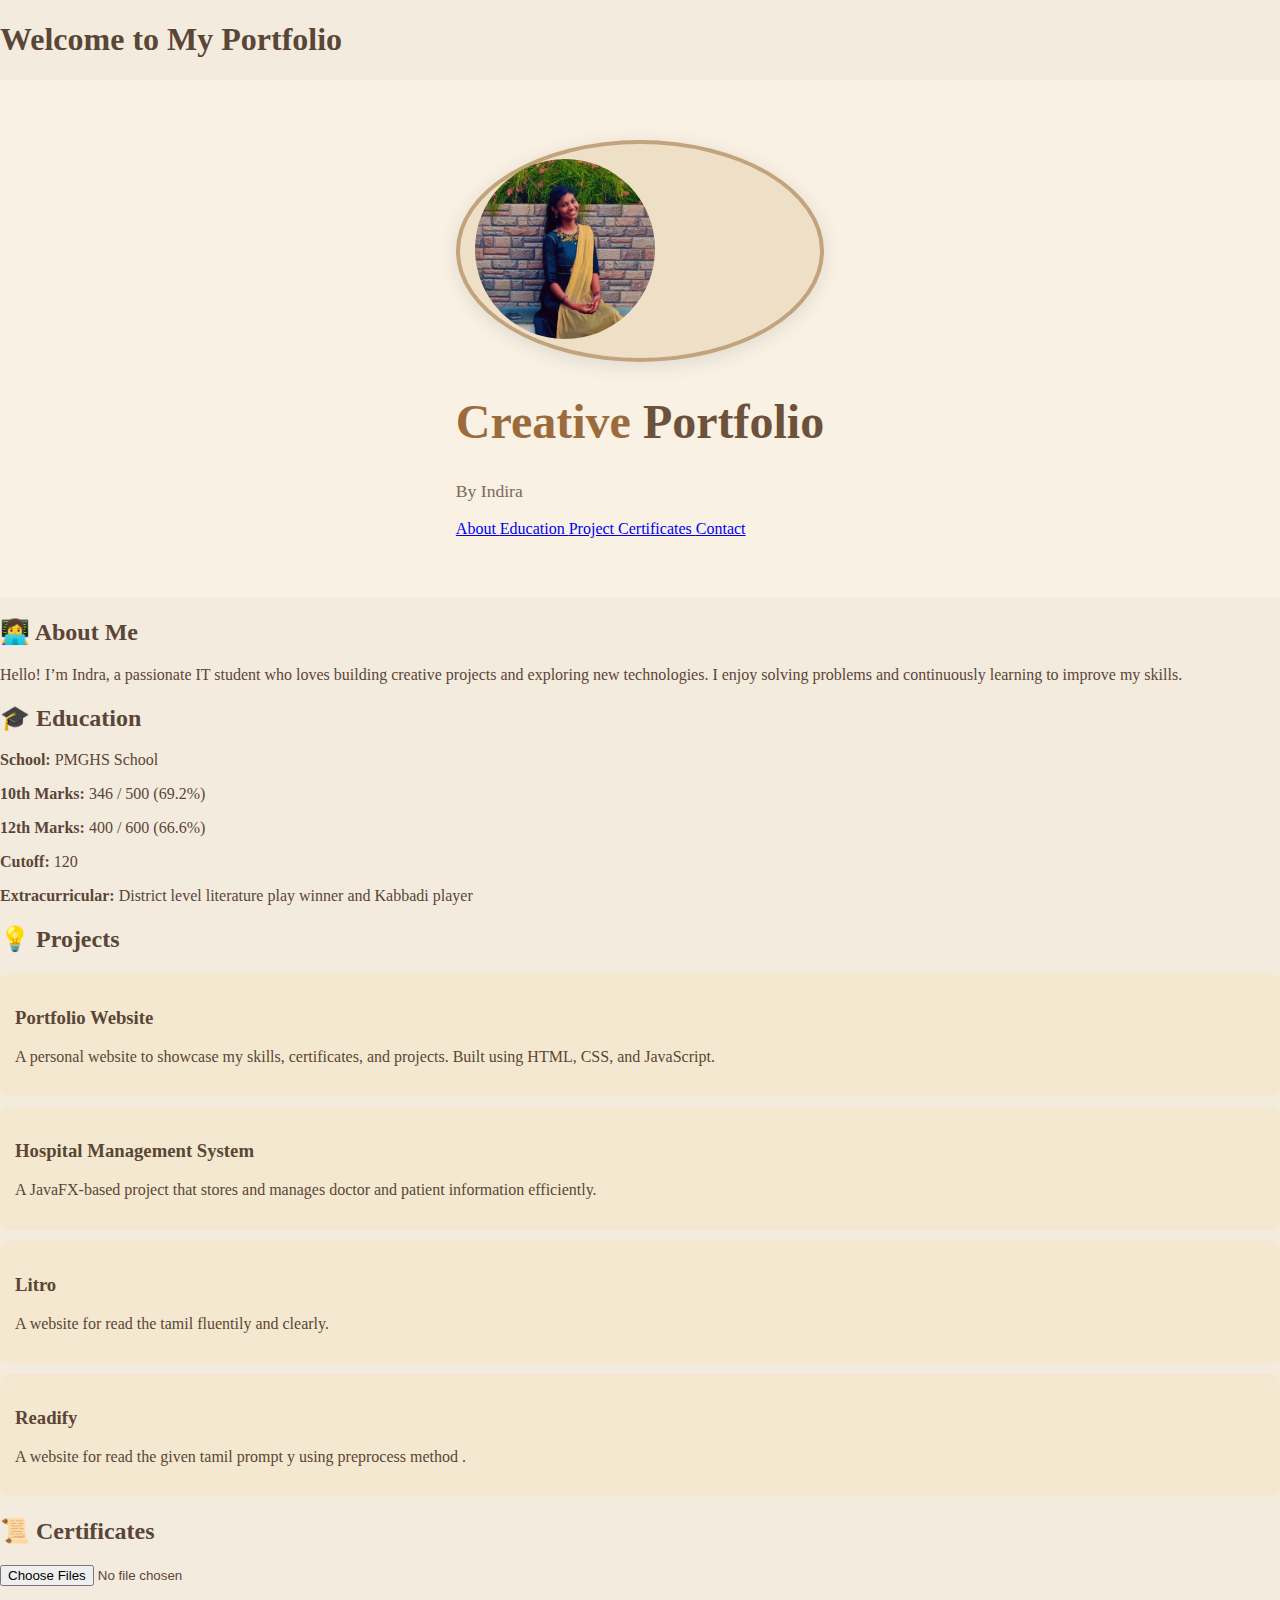
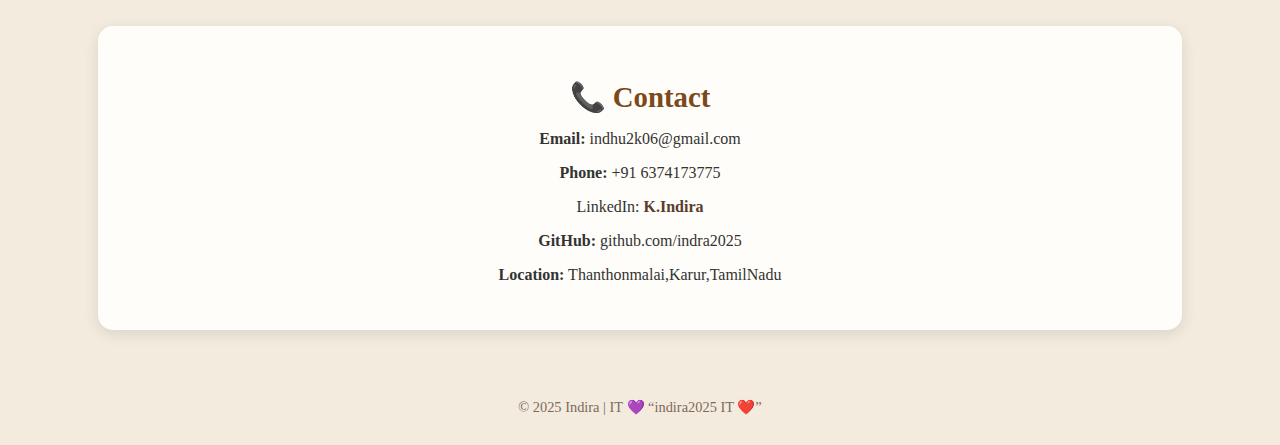
<file: index.html>
<!DOCTYPE html>
<html lang="en">
<head>
  <meta charset="UTF-8" />
  <meta name="viewport" content="width=device-width, initial-scale=1.0" />
  <title>Indira Portfolio</title>
  <link rel="stylesheet" href="style.css" />
</head>

<body>
  <header>
    <h1>Welcome to My Portfolio</h1>

  </header>
  <header class="hero-section">
  <div class="header-containt">
    <div class="photo-frame">
      <img src="profile.jpg" alt="Indira ">
    </div>
    <div class="hero-text">
      <h1><span class="fancy">Creative</span> Portfolio</h1>
      <p class="byline">By Indira </p>
      <a href="#about">About   </a>

      <a href="#education">   Education   </a>

      <a href="#projects">Project   </a>

      <a href="#certificates">Certificates   </a>

      <a href="#contact">Contact   </a>


    </div>
  </div>
</header>


  <main>
    <!-- ABOUT SECTION -->
    <section id="about">
      <h2>👩‍💻 About Me</h2>
      <div class="section-content">
        <p>Hello! I’m Indra, a passionate IT student who loves building creative projects and exploring new technologies. I enjoy solving problems and continuously learning to improve my skills.</p>
      </div>
    </section>

    <!-- EDUCATION SECTION -->
    <section id="education">
      <h2>🎓 Education</h2>
      <div id="educationList" class="section-content">
        <p><strong>School:</strong> PMGHS School</p>
        <p><strong>10th Marks:</strong> 346 / 500 (69.2%)</p>
        <p><strong>12th Marks:</strong> 400 / 600 (66.6%)</p>
        <p><strong>Cutoff:</strong> 120</p>
        <p><strong>Extracurricular:</strong> District level literature play winner and Kabbadi player</p>
      </div>
    </section>

    <!-- PROJECTS SECTION -->
    <section id="projects">
      <h2>💡 Projects</h2>
      <div class="section-content">
        <div class="project-card">
          <h3>Portfolio Website</h3>
          <p>A personal website to showcase my skills, certificates, and projects. Built using HTML, CSS, and JavaScript.</p>
        </div>
        <div class="project-card">
          <h3>Hospital Management System</h3>
          <p>A JavaFX-based project that stores and manages doctor and patient information efficiently.</p>
        </div>
        <div class="project-card">
          <h3>Litro</h3>
          <p>A website for read the tamil fluentily and clearly.</p>
        </div>
        <div class="project-card">
          <h3>Readify</h3>
          <p>A website for read the given tamil prompt y using preprocess method .</p>
        </div>
      </div>
    </section>

    <!-- CERTIFICATES SECTION -->
    <section id="certificates">
      <h2>📜 Certificates</h2>
      <div id="certificateGallery" class="certificate-gallery">
        <!-- Certificates will display here -->
      </div>
      <input type="file" id="certificateUpload" accept="image/*,application/pdf" multiple />
    </section>

    <!-- CONTACT SECTION -->
    <section id="contact">
      <h2>📞 Contact</h2>
      <div id="contactInfo" class="section-content">
        <p><strong>Email:</strong> indhu2k06@gmail.com</p>
        <p><strong>Phone:</strong> +91 6374173775</p>
        <p>LinkedIn: <a href="https://www.linkedin.com/in/indra-k-552560327?utm_source=share&utm_campaign=share_via&utm_content=profile&utm_medium=android_app" target="_blank">K.Indira</a></p>
        <p><strong>GitHub:</strong> github.com/indra2025</p>
        <p><strong>Location:</strong> Thanthonmalai,Karur,TamilNadu</p>
      </div>
    </section>
  </main>

  <footer>
    <p>© 2025 Indira | IT 💜 “indira2025 IT ❤️”</p>
  </footer>

  <script src="script.js"></script>
</body>
</html>
</file>
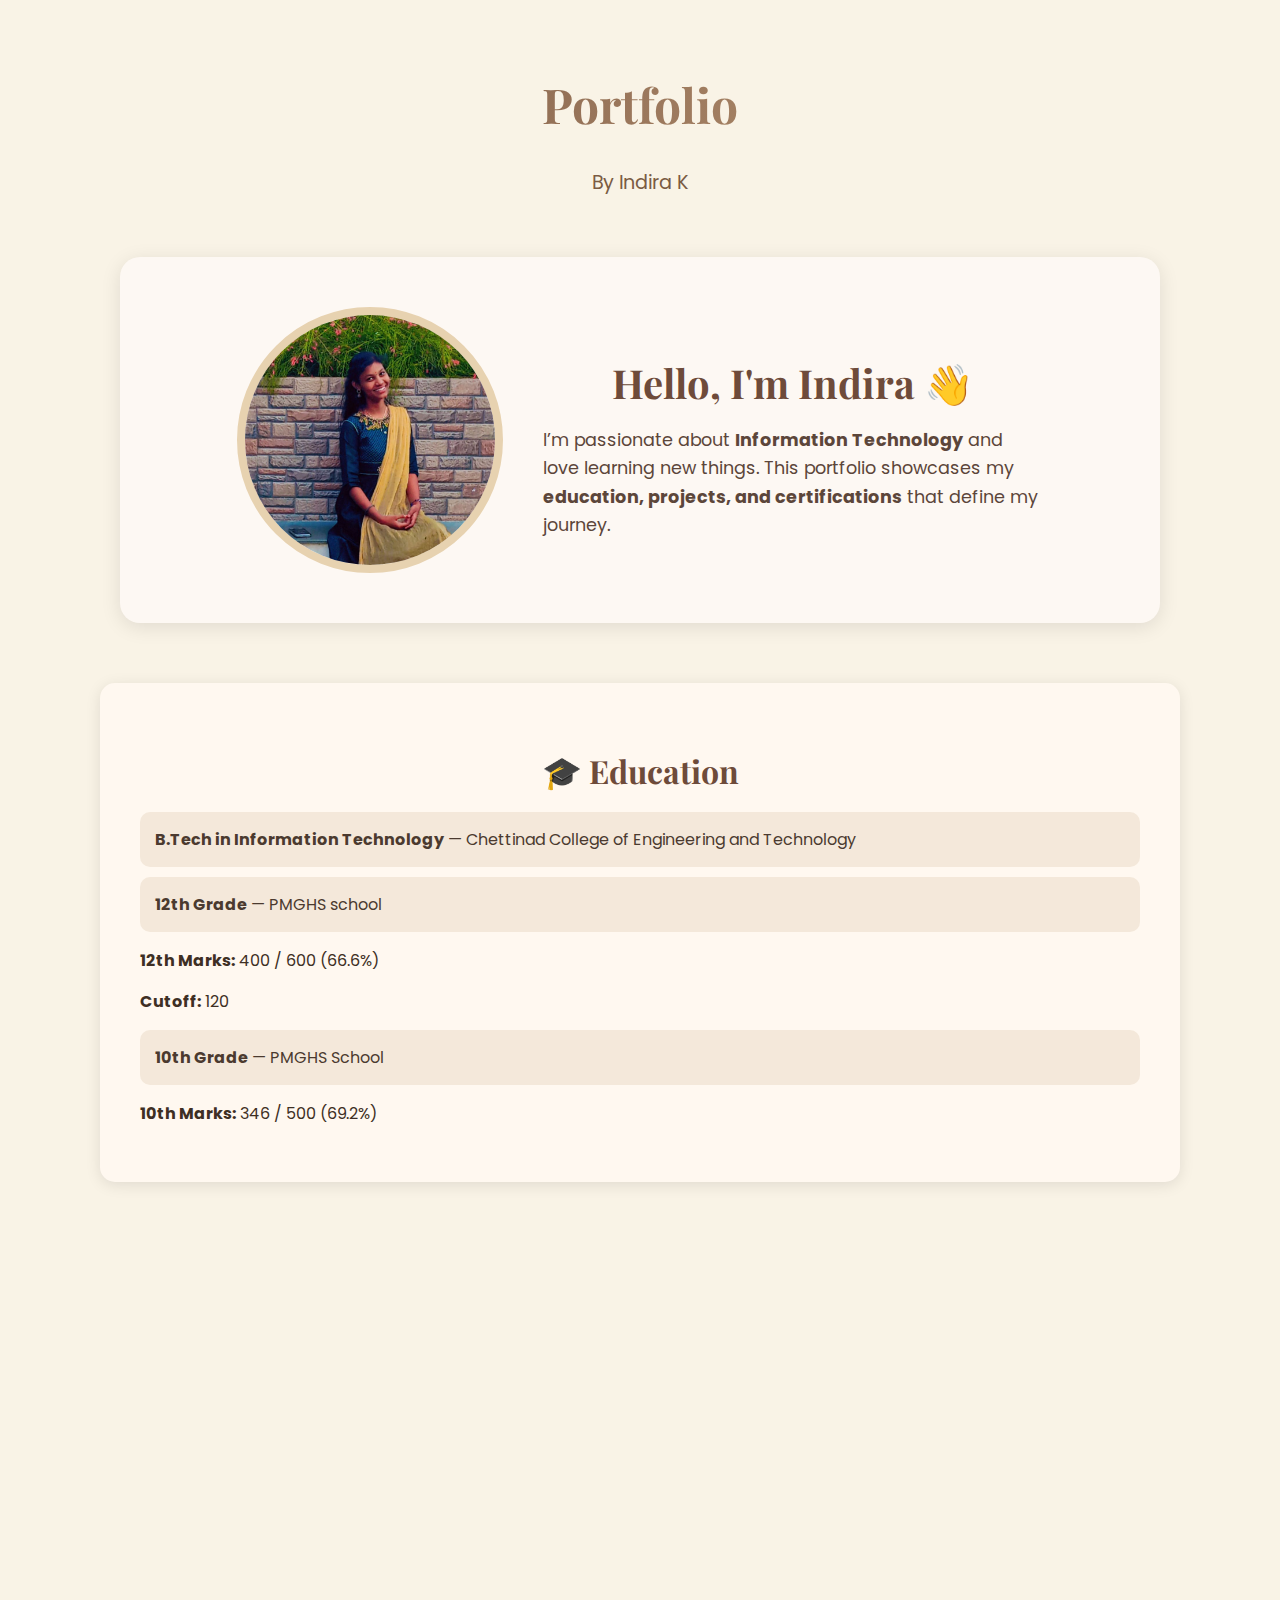
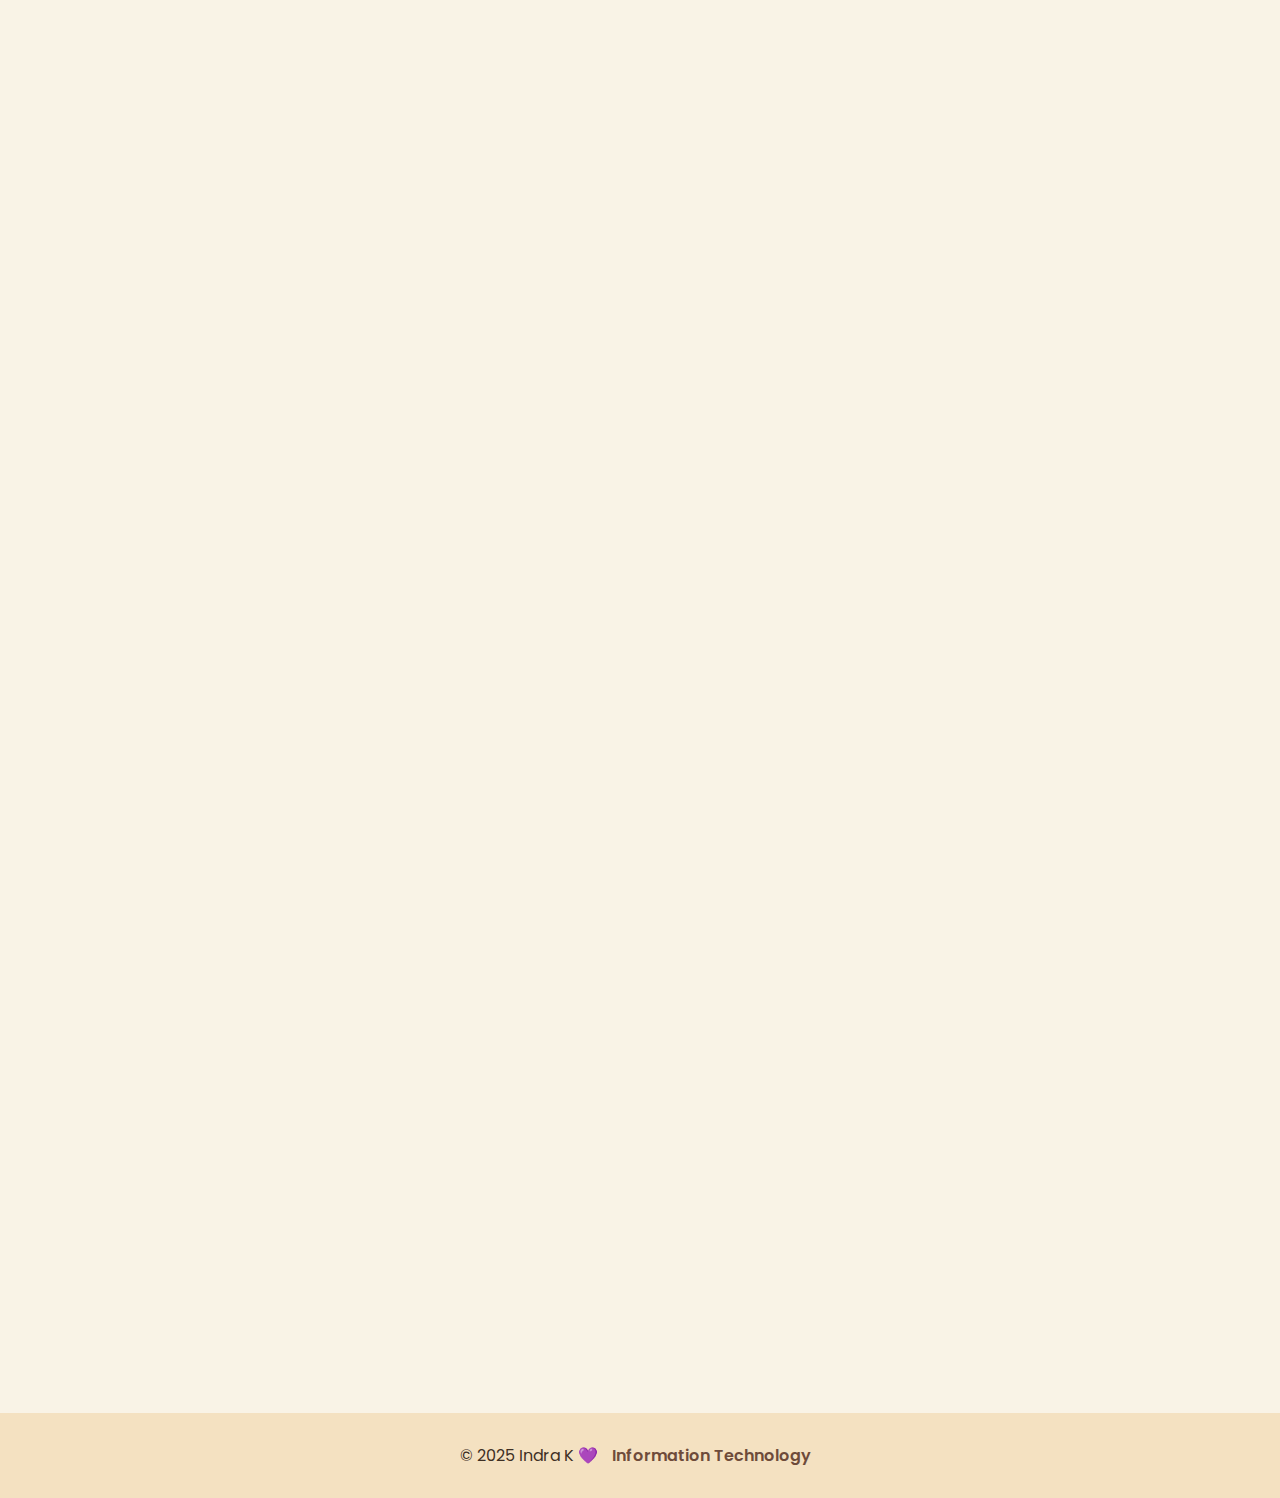
<file: indira portfolio completed.html>
<!DOCTYPE html>
<html lang="en">
<head>
  <meta charset="UTF-8">
  <meta name="viewport" content="width=device-width, initial-scale=1.0">
  <title> Indira | My Portfolio</title>

  <!-- Google Fonts -->
  <link href="https://fonts.googleapis.com/css2?family=Poppins:wght@300;400;600&family=Playfair+Display:wght@600&display=swap" rel="stylesheet">

  <style>
    /* 🌸 Base Styles */
    body {
      margin: 0;
      padding: 0;
      font-family: 'Poppins', sans-serif;
      background-color: #f9f3e6;
      color: #3e2f24;
      overflow-x: hidden;
    }

    header {
      text-align: center;
      padding: 40px 20px;
    }

    header h1 {
      font-family: 'Playfair Display', serif;
      font-size: 3rem;
      background: linear-gradient(90deg, #6e4b3a, #c8a47e, #6e4b3a);
      background-size: 200%;
      -webkit-background-clip: text;
      -webkit-text-fill-color: transparent;
      animation: gradientFlow 6s infinite linear;
    }

    @keyframes gradientFlow {
      0% { background-position: 0% 50%; }
      100% { background-position: 100% 50%; }
    }

    header p {
      color: #7b5b43;
      font-size: 1.2rem;
    }

    /* 🌸 Hero Section */
    .hero {
      display: flex;
      flex-wrap: wrap;
      justify-content: center;
      align-items: center;
      padding: 50px 20px;
      background-color: #fdf8f3;
      border-radius: 20px;
      margin: 0 auto;
      max-width: 1000px;
      box-shadow: 0 4px 20px rgba(0,0,0,0.1);
      opacity: 0;
      transform: translateY(50px);
      transition: all 1.2s ease;
    }

    .hero.show {
      opacity: 1;
      transform: translateY(0);
    }

    .hero img {
      width: 250px;
      height: 250px;
      border-radius: 50%;
      object-fit: cover;
      border: 8px solid #e7d2b0;
      margin-right: 40px;
      position: relative;
      z-index: 1;
    }

    /* Glowing pulse behind profile photo */
    .hero img::before {
      content: "";
      position: absolute;
      top: 0;
      left: 0;
      width: 100%;
      height: 100%;
      border-radius: 50%;
      background: radial-gradient(circle, rgba(255,214,150,0.4) 0%, transparent 70%);
      animation: pulseGlow 3s ease-in-out infinite;
      z-index: -1;
    }

    @keyframes pulseGlow {
      0%, 100% { transform: scale(1); opacity: 0.7; }
      50% { transform: scale(1.1); opacity: 1; }
    }

    .hero-text {
      max-width: 500px;
    }

    .hero-text h2 {
      font-size: 2.5rem;
      font-family: 'Playfair Display', serif;
      color: #6e4b3a;
      margin-bottom: 10px;
    }

    .hero-text p {
      font-size: 1.1rem;
      line-height: 1.6;
      color: #5c463a;
    }

    /* 🌸 Sections */
    section {
      max-width: 1000px;
      margin: 60px auto;
      background: #fff8f0;
      padding: 40px;
      border-radius: 15px;
      box-shadow: 0 3px 15px rgba(0, 0, 0, 0.1);
      opacity: 0;
      transform: translateY(50px);
      transition: all 1.2s ease;
    }

    section.show {
      opacity: 1;
      transform: translateY(0);
    }

    section h2 {
      font-family: 'Playfair Display', serif;
      font-size: 2rem;
      color: #6e4b3a;
      text-align: center;
      margin-bottom: 20px;
    }

    /* 🌸 Certificates */
    .certificate-gallery {
      display: flex;
      flex-wrap: wrap;
      justify-content: center;
      gap: 20px;
    }

    .certificate-gallery img {
      width: 200px;
      border-radius: 10px;
      border: 4px solid #e7d2b0;
      transition: transform 0.3s;
    }

    .certificate-gallery img:hover {
      transform: scale(1.05);
    }

    /* 🌸 Lists */
    ul {
      list-style: none;
      padding: 0;
    }

    ul li {
      background: #f4e8da;
      margin: 10px 0;
      padding: 15px;
      border-radius: 10px;
      color: #4b3a2f;
    }

    /* 🌸 Footer */
    footer {
      text-align: center;
      padding: 30px;
      background: #f4e1c1;
      color: #3e2f24;
      font-size: 1rem;
    }

    footer a {
      color: #6e4b3a;
      text-decoration: none;
      margin: 0 10px;
      font-weight: 600;
    }

    footer a:hover {
      text-decoration: underline;
    }

    /* 🌸 Scroll Reveal Animation */
    @keyframes fadeSlideIn {
      from {
        opacity: 0;
        transform: translateY(40px);
      }
      to {
        opacity: 1;
        transform: translateY(0);
      }
    }
  </style>
</head>
<body>

  <header>
    <h1>Portfolio</h1>
    <p>By Indira K</p>
  </header>

  <section class="hero">
    <img src="profile.jpg" alt="Indra's Photo">
    <div class="hero-text">
      <h2>Hello, I'm Indira 👋</h2>
      <p>
        I’m passionate about <b>Information Technology</b> and love learning new things.
        This portfolio showcases my <b>education, projects, and certifications</b> that define my journey.
      </p>
    </div>
  </section>

  <section>
    <h2>🎓 Education</h2>
    <ul>
      <li><b>B.Tech in Information Technology</b> — Chettinad College of Engineering and Technology</li>
      <li><b>12th Grade</b> — PMGHS school</li>
      <p><strong>12th Marks:</strong> 400 / 600 (66.6%)</p>
      <p><strong>Cutoff:</strong> 120</p>
      <li><b>10th Grade</b> — PMGHS School</li>
      <p><strong>10th Marks:</strong> 346 / 500 (69.2%)</p>
    </ul>
  </section>

  <section>
    <h2>📜 Certificates</h2>
    <div class="certificate-gallery">
      <img src="certificate1.jpg" alt="Certificate 1">
      <img src="certificate2.jpg" alt="Certificate 2">
      <img src="certificate3.jpg" alt="Certificate 3">
      <img src="certificate4.jpg" alt="Certificate 4">
      <img src="certificate5.jpg" alt="Certificate 5">
      <!-- Add more certificates easily -->
      <!-- Example: <img src="certificate4.jpg" alt="Certificate 4"> -->
    </div>
  </section>

  <section>
    <h2>💻 Projects</h2>
    <ul>
      <li><b>Portfolio Website</b> — Built using HTML, CSS, and JavaScript</li>
      <li><b>Readify</b> — A Tamil poetry-to-speech app that reads Tamil poems aloud with fluent, near-natural pronunciation.</li>
      <li><b>Litro</b> — An interactive Tamil literature companion that helps users engage with Tamil classics through AI-powered narration.</li>
      <li><b>BMMS</b> - Hospital management system used to store the details of thepatient and doctor</li>
    </ul>
  </section>

  <section>
    <h2>📞 Contact Details</h2>
    <ul>
      <li><b>Email:</b> <a href="mailto:indhu2k06@gmail.com">indhu2k06@gmail.com</a></li>
      <li><b>Phone:</b> +91 6374173775</li>
      <li><b>LinkedIn:</b> <a href="https://www.linkedin.com/in/indra-k-920b70394" target="_blank">Indira K</a></li>
    </ul>
  </section>

  <footer>
    © 2025 Indra K  💜
    <a href="#">Information Technology</a>
  </footer>

  <!-- 🌸 Scroll Reveal Script -->
  <script>
    const sections = document.querySelectorAll("section, .hero");
    const revealOnScroll = () => {
      const triggerBottom = window.innerHeight * 0.85;
      sections.forEach(sec => {
        const top = sec.getBoundingClientRect().top;
        if (top < triggerBottom) {
          sec.classList.add("show");
        }
      });
    };
    window.addEventListener("scroll", revealOnScroll);
    revealOnScroll();
  </script>

</body>
</html>
</file>
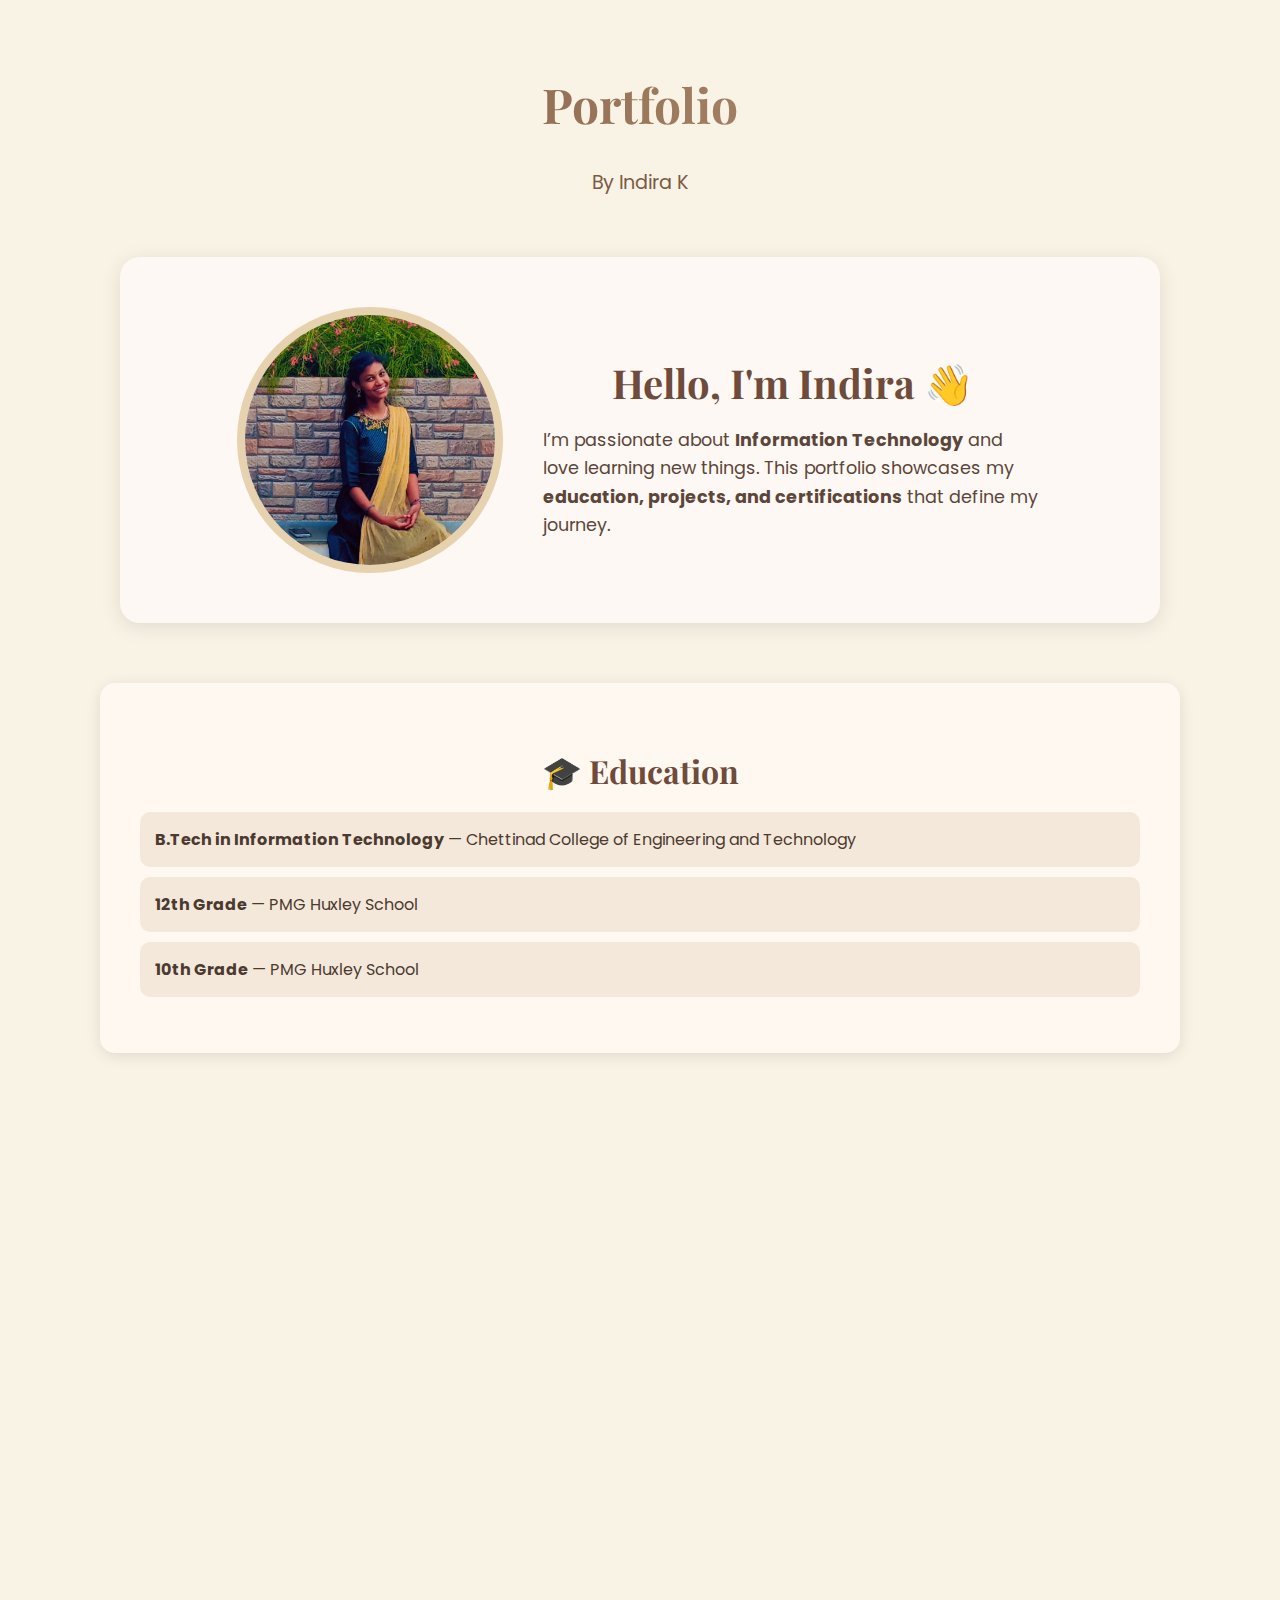
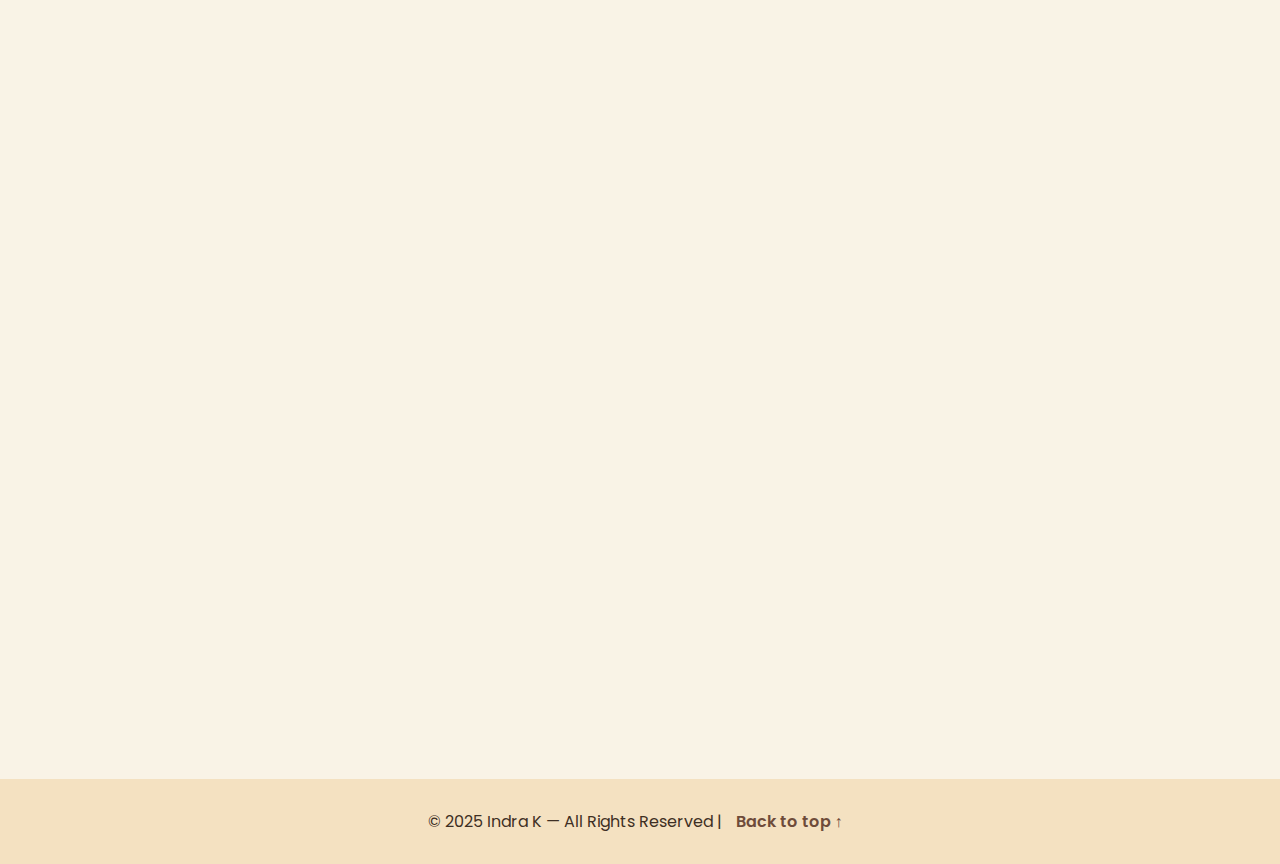
<file: samp.html>
<!DOCTYPE html>
<html lang="en">
<head>
  <meta charset="UTF-8">
  <meta name="viewport" content="width=device-width, initial-scale=1.0">
  <title> Indira | My Portfolio</title>

  <!-- Google Fonts -->
  <link href="https://fonts.googleapis.com/css2?family=Poppins:wght@300;400;600&family=Playfair+Display:wght@600&display=swap" rel="stylesheet">

  <style>
    /* 🌸 Base Styles */
    body {
      margin: 0;
      padding: 0;
      font-family: 'Poppins', sans-serif;
      background-color: #f9f3e6;
      color: #3e2f24;
      overflow-x: hidden;
    }

    header {
      text-align: center;
      padding: 40px 20px;
    }

    header h1 {
      font-family: 'Playfair Display', serif;
      font-size: 3rem;
      background: linear-gradient(90deg, #6e4b3a, #c8a47e, #6e4b3a);
      background-size: 200%;
      -webkit-background-clip: text;
      -webkit-text-fill-color: transparent;
      animation: gradientFlow 6s infinite linear;
    }

    @keyframes gradientFlow {
      0% { background-position: 0% 50%; }
      100% { background-position: 100% 50%; }
    }

    header p {
      color: #7b5b43;
      font-size: 1.2rem;
    }

    /* 🌸 Hero Section */
    .hero {
      display: flex;
      flex-wrap: wrap;
      justify-content: center;
      align-items: center;
      padding: 50px 20px;
      background-color: #fdf8f3;
      border-radius: 20px;
      margin: 0 auto;
      max-width: 1000px;
      box-shadow: 0 4px 20px rgba(0,0,0,0.1);
      opacity: 0;
      transform: translateY(50px);
      transition: all 1.2s ease;
    }

    .hero.show {
      opacity: 1;
      transform: translateY(0);
    }

    .hero img {
      width: 250px;
      height: 250px;
      border-radius: 50%;
      object-fit: cover;
      border: 8px solid #e7d2b0;
      margin-right: 40px;
      position: relative;
      z-index: 1;
    }

    /* Glowing pulse behind profile photo */
    .hero img::before {
      content: "";
      position: absolute;
      top: 0;
      left: 0;
      width: 100%;
      height: 100%;
      border-radius: 50%;
      background: radial-gradient(circle, rgba(255,214,150,0.4) 0%, transparent 70%);
      animation: pulseGlow 3s ease-in-out infinite;
      z-index: -1;
    }

    @keyframes pulseGlow {
      0%, 100% { transform: scale(1); opacity: 0.7; }
      50% { transform: scale(1.1); opacity: 1; }
    }

    .hero-text {
      max-width: 500px;
    }

    .hero-text h2 {
      font-size: 2.5rem;
      font-family: 'Playfair Display', serif;
      color: #6e4b3a;
      margin-bottom: 10px;
    }

    .hero-text p {
      font-size: 1.1rem;
      line-height: 1.6;
      color: #5c463a;
    }

    /* 🌸 Sections */
    section {
      max-width: 1000px;
      margin: 60px auto;
      background: #fff8f0;
      padding: 40px;
      border-radius: 15px;
      box-shadow: 0 3px 15px rgba(0, 0, 0, 0.1);
      opacity: 0;
      transform: translateY(50px);
      transition: all 1.2s ease;
    }

    section.show {
      opacity: 1;
      transform: translateY(0);
    }

    section h2 {
      font-family: 'Playfair Display', serif;
      font-size: 2rem;
      color: #6e4b3a;
      text-align: center;
      margin-bottom: 20px;
    }

    /* 🌸 Certificates */
    .certificate-gallery {
      display: flex;
      flex-wrap: wrap;
      justify-content: center;
      gap: 20px;
    }

    .certificate-gallery img {
      width: 200px;
      border-radius: 10px;
      border: 4px solid #e7d2b0;
      transition: transform 0.3s;
    }

    .certificate-gallery img:hover {
      transform: scale(1.05);
    }

    /* 🌸 Lists */
    ul {
      list-style: none;
      padding: 0;
    }

    ul li {
      background: #f4e8da;
      margin: 10px 0;
      padding: 15px;
      border-radius: 10px;
      color: #4b3a2f;
    }

    /* 🌸 Footer */
    footer {
      text-align: center;
      padding: 30px;
      background: #f4e1c1;
      color: #3e2f24;
      font-size: 1rem;
    }

    footer a {
      color: #6e4b3a;
      text-decoration: none;
      margin: 0 10px;
      font-weight: 600;
    }

    footer a:hover {
      text-decoration: underline;
    }

    /* 🌸 Scroll Reveal Animation */
    @keyframes fadeSlideIn {
      from {
        opacity: 0;
        transform: translateY(40px);
      }
      to {
        opacity: 1;
        transform: translateY(0);
      }
    }
  </style>
</head>
<body>

  <header>
    <h1>Portfolio</h1>
    <p>By Indira K</p>
  </header>

  <section class="hero">
    <img src="profile.jpg" alt="Indra's Photo">
    <div class="hero-text">
      <h2>Hello, I'm Indira 👋</h2>
      <p>
        I’m passionate about <b>Information Technology</b> and love learning new things.
        This portfolio showcases my <b>education, projects, and certifications</b> that define my journey.
      </p>
    </div>
  </section>

  <section>
    <h2>🎓 Education</h2>
    <ul>
      <li><b>B.Tech in Information Technology</b> — Chettinad College of Engineering and Technology</li>
      <li><b>12th Grade</b> — PMG Huxley School</li>
      <li><b>10th Grade</b> — PMG Huxley School</li>
    </ul>
  </section>

  <section>
    <h2>📜 Certificates</h2>
    <div class="certificate-gallery">
      <img src="certificate1.jpg" alt="Certificate 1">
      <img src="certificate2.jpg" alt="Certificate 2">
      <img src="certificate3.jpg" alt="Certificate 3">
      <!-- Add more certificates easily -->
      <!-- Example: <img src="certificate4.jpg" alt="Certificate 4"> -->
    </div>
  </section>

  <section>
    <h2>💻 Projects</h2>
    <ul>
      <li><b>Portfolio Website</b> — Built using HTML, CSS, and JavaScript</li>
      <li><b>Readify</b> — A Tamil poetry-to-speech app that reads Tamil poems aloud with fluent, near-natural pronunciation.</li>
      <li><b>Litro</b> — An interactive Tamil literature companion that helps users engage with Tamil classics through AI-powered narration.</li>
    </ul>
  </section>

  <section>
    <h2>📞 Contact Details</h2>
    <ul>
      <li><b>Email:</b> <a href="mailto:indhu2k06@gmail.com">indhu2k06@gmail.com</a></li>
      <li><b>Phone:</b> +91 6374173775</li>
      <li><b>LinkedIn:</b> <a href="https://www.linkedin.com/in/indra-k-920b70394" target="_blank">Indira K</a></li>
    </ul>
  </section>

  <footer>
    © 2025 Indra K — All Rights Reserved |
    <a href="#">Back to top ↑</a>
  </footer>

  <!-- 🌸 Scroll Reveal Script -->
  <script>
    const sections = document.querySelectorAll("section, .hero");
    const revealOnScroll = () => {
      const triggerBottom = window.innerHeight * 0.85;
      sections.forEach(sec => {
        const top = sec.getBoundingClientRect().top;
        if (top < triggerBottom) {
          sec.classList.add("show");
        }
      });
    };
    window.addEventListener("scroll", revealOnScroll);
    revealOnScroll();
  </script>

</body>
</html>
</file>
<file: style.css>
body {
  font-family: 'Georgia', serif;
  background-color: #f4ebdf;
  margin: 0;
  padding: 0;
  color: #5a4636;
}
/* Contact Section */
#contact {
  background-color: #fffdf9;
  border-radius: 15px;
  box-shadow: 0 4px 15px rgba(0,0,0,0.1);
  margin: 40px auto;
  padding: 30px;
  width: 80%;
  text-align: center;
  animation: fadeIn 1s ease-in-out;
}

#contact h2 {
  color: #7c4a1a;
  font-size: 1.8rem;
  margin-bottom: 10px;
}

#contact p {
  color: #333;
  font-size: 1rem;
}

.contact-info p {
  font-size: 1.05rem;
  margin: 8px 0;
}

#contact a {
  color: #5a3c2c;
  text-decoration: none;
  font-weight: bold;
}

#contact a:hover {
  text-decoration: underline;
}

/* Form Styling */
form {
  display: flex;
  flex-direction: column;
  align-items: center;
  gap: 10px;
  margin-top: 15px;
}

form input, form textarea {
  width: 80%;
  padding: 12px;
  border-radius: 8px;
  border: 1px solid #d8c6b0;
  background: #fffaf5;
  color: #333;
  font-size: 1rem;
  transition: 0.3s;
}

form input:focus, form textarea:focus {
  outline: none;
  border-color: #b77a3f;
  box-shadow: 0 0 5px rgba(183, 122, 63, 0.4);
}

form button {
  background: #b77a3f;
  color: #fff;
  border: none;
  padding: 10px 20px;
  border-radius: 8px;
  cursor: pointer;
  font-weight: bold;
  transition: all 0.3s ease;
}

form button:hover {
  background: #925e2b;
  transform: scale(1.05);
}


/* Watermark */
.watermark {
  position: fixed;
  bottom: 10px;
  right: 15px;
  opacity: 0.2;
  font-size: 14px;
  font-style: italic;
  pointer-events: none;
}

/* Header Section */
.hero-section {
  display: flex;
  justify-content: center;
  align-items: center;
  padding: 60px 20px;
  position: relative;
  background-color: #f8f1e4;
}

.hero-content {
  display: flex;
  align-items: center;
  gap: 60px;
}

.photo-frame {
  border: 4px solid #c3a37c;
  padding: 15px;
  border-radius: 50%;
  background: #eedfc7;
  box-shadow: 0 4px 20px rgba(0, 0, 0, 0.1);
}

.photo-frame img {
  width: 180px;
  height: 180px;
  border-radius: 50%;
  object-fit: cover;
}

.hero-text {
  text-align: left;
}

.hero-text h1 {
  font-size: 3rem;
  color: #6d513b;
}

.hero-text .fancy {
  font-family: 'Palatino', serif;
  font-weight: bold;
  color: #9b6b3b;
}

.byline {
  font-size: 1.1rem;
  color: #7d6a5a;
}

/* Buttons */
.edit-btn {
  position: absolute;
  right: 30px;
  top: 30px;
  background: #b78b55;
  color: #fff;
  border: none;
  padding: 10px 18px;
  border-radius: 8px;
  cursor: pointer;
  font-weight: bold;
}

.add-btn {
  background-color: #f0c38e;
  border: none;
  border-radius: 8px;
  padding: 6px 12px;
  cursor: pointer;
  margin-top: 10px;
}

/* Cards and Sections */
.card {
  background-color: #fffdf8;
  border-radius: 15px;
  box-shadow: 0 4px 15px rgba(180, 150, 120, 0.2);
  margin: 30px auto;
  padding: 20px;
  width: 80%;
  transition: 0.3s;
}

.card:hover {
  transform: scale(1.01);
}

.project-card {
  background-color: #f5e8d0;
  padding: 15px;
  border-radius: 10px;
  margin-bottom: 10px;
}

/* Certificate Gallery */
#certificateGallery img {
  width: 150px;
  height: 100px;
  margin: 10px;
  border-radius: 10px;
  object-fit: cover;
}

/* Contact Info */
.contact-info li {
  margin: 5px 0;
}

/* Editable highlight */
[contenteditable="true"] {
  outline: 2px dashed #a26b3f;
  background-color: #fff6ee;
}

footer {
  text-align: center;
  padding: 15px;
  color: #7d6a5a;
  font-size: 0.9rem;
}
/* Contact Section */
#contact {
  background-color: #fffdf9;
  border-radius: 15px;
  box-shadow: 0 4px 15px rgba(0,0,0,0.1);
  margin: 40px auto;
  padding: 30px;
  width: 80%;
  text-align: center;
  animation: fadeIn 1s ease-in-out;
}

#contact h2 {
  color: #7c4a1a;
  font-size: 1.8rem;
  margin-bottom: 10px;
}

#contact p {
  color: #333;
  font-size: 1rem;
}

.contact-info p {
  font-size: 1.05rem;
  margin: 8px 0;
}

#contact a {
  color: #5a3c2c;
  text-decoration: none;
  font-weight: bold;
}

#contact a:hover {
  text-decoration: underline;
}

/* Form Styling */
form {
  display: flex;
  flex-direction: column;
  align-items: center;
  gap: 10px;
  margin-top: 15px;
}

form input, form textarea {
  width: 80%;
  padding: 12px;
  border-radius: 8px;
  border: 1px solid #d8c6b0;
  background: #fffaf5;
  color: #333;
  font-size: 1rem;
  transition: 0.3s;
}

form input:focus, form textarea:focus {
  outline: none;
  border-color: #b77a3f;
  box-shadow: 0 0 5px rgba(183, 122, 63, 0.4);
}

form button {
  background: #b77a3f;
  color: #fff;
  border: none;
  padding: 10px 20px;
  border-radius: 8px;
  cursor: pointer;
  font-weight: bold;
  transition: all 0.3s ease;
}

form button:hover {
  background: #925e2b;
  transform: scale(1.05);
}
</file>
